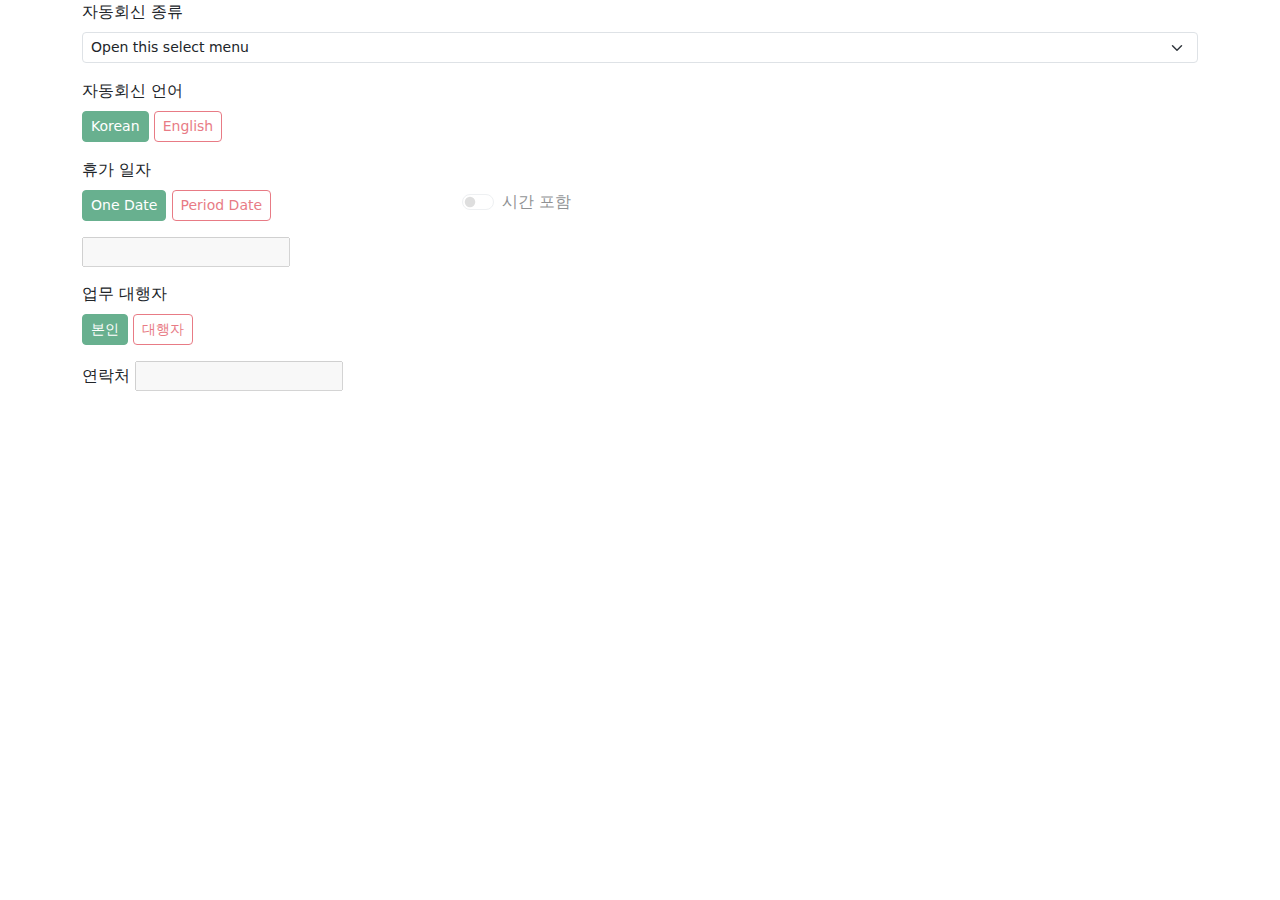
<file: index.html>
<!DOCTYPE html>
<html lang="en">

<head>
    <meta charset="UTF-8">
    <meta http-equiv="X-UA-Compatible" content="IE=edge">
    <meta name="viewport" content="width=device-width, initial-scale=1.0">
    <title>Mail Test</title>

    <!-- JS -->
    <script src="https://code.jquery.com/jquery-3.6.0.min.js"></script>
    <script src="https://cdn.jsdelivr.net/npm/@popperjs/core@2.6.0/dist/umd/popper.min.js"></script>
    <script src="https://cdn.jsdelivr.net/npm/bootstrap@5.0.0-beta2/dist/js/bootstrap.min.js"></script>

    <!-- TOAST Date  -->
    <script src="https://uicdn.toast.com/tui.date-picker/latest/tui-date-picker.js"></script>
    <script src="https://uicdn.toast.com/tui.time-picker/latest/tui-time-picker.js"></script>

    <!-- Editor.js -->
    <script src="https://cdn.ckeditor.com/ckeditor5/26.0.0/inline/ckeditor.js"></script>

    <!-- Moment.js (date 관련) -->
    <script src="./public/js/moment-with-locales.js"></script>

    <!-- CSS -->
    <link href="https://cdn.jsdelivr.net/npm/bootstrap@5.0.0-beta2/dist/css/bootstrap.min.css" rel="stylesheet">
    <link rel="stylesheet" href="https://uicdn.toast.com/tui.date-picker/latest/tui-date-picker.css">

    <link rel="stylesheet" href="https://uicdn.toast.com/tui.time-picker/latest/tui-time-picker.css">

    <style>

    </style>
</head>

<body>

    <div class="container">
        <form>
            <div class="mb-3" id="selected1">
                <label for="select-kind" class="form-label">자동회신 종류</label>
                <select class="form-select form-select-sm" aria-label=".form-select-sm example" id="select-kind">
                    <option value="0" selected>Open this select menu</option>
                    <option value="1">PTO/휴가/Vacation</option>
                    <option value="2">Two</option>
                    <option value="3">Three</option>
                </select>
            </div>
            <div class="mb-3">
                <label for="opt-Lang-kor" class="form-label">자동회신 언어</label>
                <div class="col-4">
                    <input type="radio" class="btn-check" name="opt-Lang" id="opt-Lang-kor" autocomplete="off"
                        value="ko" checked disabled>
                    <label class="btn btn-outline-success btn-sm" for="opt-Lang-kor">Korean</label>

                    <input type="radio" class="btn-check" name="opt-Lang" id="opt-Lang-eng" autocomplete="off"
                        value="en" disabled>
                    <label class="btn btn-outline-danger btn-sm" for="opt-Lang-eng">English</label>

                </div>
            </div>
            <div class="mb-3">
                <label for="opt-VacDate-one" class="form-label">휴가 일자</label>
                <div class="row">
                    <div class="col-4">
                        <input type="radio" class="btn-check" name="opt-VacDate" id="opt-VacDate-one" autocomplete="off"
                            value=one checked disabled>
                        <label class="btn btn-outline-success btn-sm" for="opt-VacDate-one">One Date</label>

                        <input type="radio" class="btn-check" name="opt-VacDate" id="opt-VacDate-Period"
                            autocomplete="off" value="period" disabled>
                        <label class="btn btn-outline-danger btn-sm" for="opt-VacDate-Period">Period Date</label>

                    </div>
                    <div class="col">
                        <div class="form-check form-switch">
                            <input class="form-check-input" type="checkbox" id="switch-TimeYN" disabled>
                            <label class="form-check-label" for="switch-TimeYN">시간 포함</label>
                        </div>
                    </div>
                </div>
            </div>
            <div class="mb-3" id="oneDate">
                <div class="tui-datepicker-input tui-datetime-input tui-has-focus">
                    <input type="text" id="date-one" aria-label="Date-Time" disabled>
                    <span class="tui-ico-date"></span>
                    <div id="wrapper" style="margin-top: -1px;"></div>
                </div>
            </div>
            <div class="mb-3" id="periodDate" style="display: none;">
                <div class="tui-datepicker-input tui-datetime-input tui-has-focus">
                    <input id="startpicker-input" type="text" aria-label="Date">
                    <span class="tui-ico-date"></span>
                    <div id="startpicker-container" style="margin-left: -1px;"></div>

                </div>
                <span>to</span>
                <div class="tui-datepicker-input tui-datetime-input tui-has-focus">
                    <input id="endpicker-input" type="text" aria-label="Date">
                    <span class="tui-ico-date"></span>
                    <div id="endpicker-container" style="margin-left: -1px;"></div>
                </div>
            </div>

            <div class="mb-3">
                <label for="opt-Contact-self" class="form-label">업무 대행자</label>
                <div class="row">
                    <div class="col-4">
                        <input type="radio" class="btn-check" name="opt-Contact" id="opt-Contact-self"
                            autocomplete="off" value="self" checked disabled>
                        <label class="btn btn-outline-success btn-sm" for="opt-Contact-self">본인</label>

                        <input type="radio" class="btn-check" name="opt-Contact" id="opt-Contact-other"
                            autocomplete="off" value="other" disabled>
                        <label class="btn btn-outline-danger btn-sm" for="opt-Contact-other">대행자</label>

                    </div>
                </div>
            </div>
            <div class="mb-3" id="contact-self">
                <span>연락처</span>
                <input type="text" id="txt-self-phone" aria-label="Date-Time" disabled>
            </div>
            <!--  -->
            <div class="mb-3" id="contact-other" style="display: none;">
                <div class="row">
                    <div class="col">
                        <span>이름</span>
                        <input id="startpicker-input" type="text" aria-label="Date">
                        <span>연락처</span>
                        <input id="endpicker-input" type="text" aria-label="Date">
                    </div>
                </div>
            </div>

            <div class="mb-3" id="editorArea" style="display: none;">
                <label for="txtarea-Contents" class="form-label">Example textarea</label>
                <div id="editor"></div>
            </div>

            <button type="button" class="btn btn-primary" onclick="getData(editor.getData());" id="BtnCopy"
                style="display: none;" disabled>Copy</button>
        </form>
    </div>


    <textarea id="txtarea-Contents" rows="1"
        style="opacity : 0; width: 1px; height: 1px; margin: 0; padding: 0;"></textarea>

    <script>
        //moment.locale('ko');

        var datepicker = new tui.DatePicker('#wrapper', {
            date: new Date(),
            input: {
                element: '#date-one',
                format: 'yyyy-MM-dd'
            },
            // timePicker: true
        });

        var editor;
        InlineEditor.create(document.querySelector('#editor'),
            {
                toolbar: ['|', 'undo', 'redo']
            }).then(newEditor => {
                editor = newEditor;
            })
            .catch(error => {
                console.error(error);
            });

        var today = new Date();
        var picker = tui.DatePicker.createRangePicker({
            startpicker: {
                date: today,
                input: '#startpicker-input',
                container: '#startpicker-container'
            },
            endpicker: {
                date: today,
                input: '#endpicker-input',
                container: '#endpicker-container'
            },
            selectableRanges: [
                [today, new Date(today.getFullYear() + 1, today.getMonth(), today.getDate())]
            ]
        });

        function getData(data) {

            var editorData = data;

            editorData = editorData.replace(/<p>/g, '');
            editorData = editorData.replace(/<\/p>/g, '\n');

            alert(editorData);

            $("#txtarea-Contents").html(editorData);
            // document.getElementById("txtarea-Contents").innerHTML = editorData;

            $("#txtarea-Contents").select();
            var successful = document.execCommand('copy');
        }

        $("#select-kind").change(function () {

            if ($(this).val() > 0) {
                console.log($(this).val());
                $("*:not(#switch-TimeYN):disabled").attr("disabled", false);
                $("select > option[value=0]").attr("disabled", true);
                $("#editorArea, #BtnCopy").css("display", "");
            }


        });

        $("#switch-TimeYN").change(function () {
            // if($(this).prop("checked")){
            //     alert("time on!");
            // }else{
            //     alert("time off!");
            // }

        });

        /* one date, period date selected */
        $("input[name=opt-VacDate]").change(function () {
            console.log($(this).val());

            if ($(this).val() == "period") {
                $("#periodDate").css("display", "");
                $("#oneDate").css("display", "none");
            } else if ($(this).val() == "one") {
                $("#oneDate").css("display", "");
                $("#periodDate").css("display", "none");
            }
        });

        /* one date, period date selected */
        $("input[name=opt-Contact]").change(function () {
            console.log($(this).val());

            if ($(this).val() == "other") {
                $("#contact-other").css("display", "");
                $("#contact-self").css("display", "none");
            } else if ($(this).val() == "self") {
                $("#contact-self").css("display", "");
                $("#contact-other").css("display", "none");
            }
        });

        /* data change */
        $("#select-kind").change(function () {

            if ($(this).val() == 1) {

                setPTOMsg($(this).val());

            } else if ($(this).val() == 2) {
                editor.setData("skjdhfsdkjfhjksdfh222222");
            } else if ($(this).val() == 3) {
                editor.setData("skjdhfsdkjfhjksdfh333333");
            } else {
                editor.setData("");
            }
        });
        
        function getMsg(data) {

            var msg = "<p>Think you for your email.</p><p>"
                + "</p><p>I will take PTO on " + data.ptoDate + ", resume working on " + data.reDate + ".</p>" + "<p>If any urgent case during my absence, please contact 연락처 (사람이름 / 연락처).</p>"
                + "<p>Otherwise, I will respond to your email as soon as I can, when I return.</p>"
                + "<p></p>"
                + "<p>Thank you for your patience.</p>";
            return msg;
        }

        function setPTOMsg(mgsType) {

            var date = datepicker.getDate();
            var ptoDate = moment(date).format('YYYY-MM-DD ddd');

            console.log(moment(date).format('d'));

            var weekNo = moment(date).format('d');

            console.log("before" + weekNo);

            if (weekNo > 0) {
                weekNo = 7 - weekNo;
                weekNo++;
            }

            var reDate = moment(date).add(weekNo, "days").format('YYYY-MM-DD ddd');

            paramData = { "msgType": mgsType, "ptoDate": ptoDate, "reDate": reDate, "dateType": "one" }
            editor.setData(getMsg(paramData));
        };

        /* data change */
        $("#date-one").change(function () {

            console.log($(".tui-ico-date").text() );
            // if ($(this).val() == 1) {

            //     setPTOMsg($(this).val());

            // } else if ($(this).val() == 2) {
            //     editor.setData("skjdhfsdkjfhjksdfh222222");
            // } else if ($(this).val() == 3) {
            //     editor.setData("skjdhfsdkjfhjksdfh333333");
            // } else {
            //     editor.setData("");
            // }
        });
    </script>
</body>

</html>
</file>
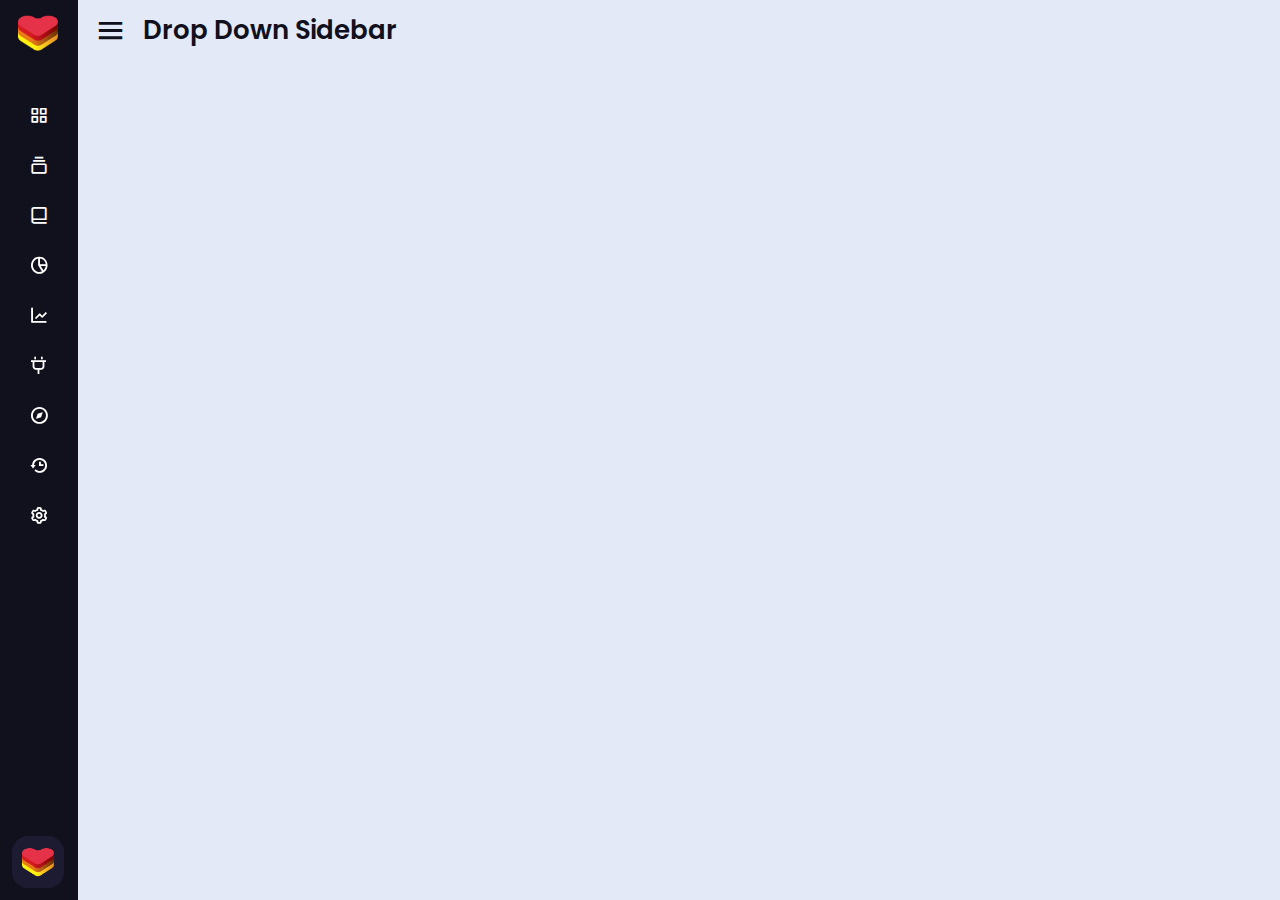
<file: sidebar.html>
<!DOCTYPE html>
<!-- Created by CodingLab |www.youtube.com/CodingLabYT-->
<html lang="en" dir="ltr">
	<head>
		<meta charset="UTF-8">
		<!--<title> Drop Down Sidebar Menu | CodingLab </title>-->
		<link rel="stylesheet" href="style.css">
		<!-- Boxiocns CDN Link -->
		<link href='https://unpkg.com/boxicons@2.0.7/css/boxicons.min.css' rel='stylesheet'>
		<!-- <link rel="stylesheet" href="/bx/boxicons.min.css"> -->
		<meta name="viewport" content="width=device-width, initial-scale=1.0">
	</head>
	<body>
		<div class="sidebar close">
			<div class="logo-details">
			<i> <img class='bx bxl-c-plus-plus' src="bigmaum_heart.png" alt="profileImg"></i>

			<span class="logo_name">Bigmaum</span>
			</div>
			<ul class="nav-links">
				<li>
					<a href="#">
						<i class='bx bx-grid-alt' ></i>
						<span class="link_name">Dashboard</span>
					</a>
					<ul class="sub-menu blank">
						<li><a class="link_name" href="#">Dashboard</a></li>
					</ul>
				</li>
				<li>
					<div class="iocn-link">
						<a href="#">
							<i class='bx bx-collection' ></i>
							<span class="link_name">Category</span>
						</a>
						<i class='bx bxs-chevron-down arrow' ></i>
					</div>
					<ul class="sub-menu">
						<li><a class="link_name" href="#">Category</a></li>
						<li><a href="#">HTML & CSS</a></li>
						<li><a href="#">JavaScript</a></li>
						<li><a href="#">PHP & MySQL</a></li>
					</ul>
				</li>
				<li>
					<div class="iocn-link">
						<a href="#">
							<i class='bx bx-book-alt' ></i>
							<span class="link_name">Posts</span>
						</a>
						<i class='bx bxs-chevron-down arrow' ></i>
					</div>
					<ul class="sub-menu">
						<li><a class="link_name" href="#">Posts</a></li>
						<li><a href="#">Web Design</a></li>
						<li><a href="#">Login Form</a></li>
						<li><a href="#">Card Design</a></li>
					</ul>
				</li>
				<li>
					<a href="#">
						<i class='bx bx-pie-chart-alt-2' ></i>
						<span class="link_name">Analytics</span>
					</a>
					<ul class="sub-menu blank">
						<li><a class="link_name" href="#">Analytics</a></li>
					</ul>
				</li>
				<li>
					<a href="#">
						<i class='bx bx-line-chart' ></i>
						<span class="link_name">Chart</span>
					</a>
					<ul class="sub-menu blank">
						<li><a class="link_name" href="#">Chart</a></li>
					</ul>
				</li>
				<li>
					<div class="iocn-link">
						<a href="#">
							<i class='bx bx-plug' ></i>
							<span class="link_name">Plugins</span>
						</a>
						<i class='bx bxs-chevron-down arrow' ></i>
					</div>
					<ul class="sub-menu">
						<li><a class="link_name" href="#">Plugins</a></li>
						<li><a href="#">UI Face</a></li>
						<li><a href="#">Pigments</a></li>
						<li><a href="#">Box Icons</a></li>
					</ul>
				</li>
				<li>
					<a href="#">
						<i class='bx bx-compass' ></i>
						<span class="link_name">Explore</span>
					</a>
					<ul class="sub-menu blank">
						<li><a class="link_name" href="#">Explore</a></li>
					</ul>
				</li>
				<li>
					<a href="#">
						<i class='bx bx-history'></i>
						<span class="link_name">History</span>
					</a>
					<ul class="sub-menu blank">
						<li><a class="link_name" href="#">History</a></li>
					</ul>
				</li>
				<li>
					<a href="#">
						<i class='bx bx-cog' ></i>
						<span class="link_name">Setting</span>
					</a>
					<ul class="sub-menu blank">
						<li><a class="link_name" href="#">Setting</a></li>
					</ul>
				</li>
				<li>
					<div class="profile-details">
						<div class="profile-content">
							<img src="bigmaum_heart.png" alt="profileImg">
						</div>
						<div class="name-job">
							<div class="profile_name">Prem Shahi</div>
							<div class="job">Web Desginer</div>
						</div>
						<i class='bx bx-log-out' ></i>
					</div>
				</li>
			</ul>
		</div>
		<section class="home-section">
			<div class="home-content">
				<i class='bx bx-menu' ></i>
				<span class="text">Drop Down Sidebar</span>
			</div>
		</section>
		<script>
			let arrow = document.querySelectorAll(".arrow");
			for (var i = 0; i < arrow.length; i++) {
				arrow[i].addEventListener("click", (e)=>{
					let arrowParent = e.target.parentElement.parentElement;//selecting main parent of arrow
					arrowParent.classList.toggle("showMenu");
				});
			}
			let sidebar = document.querySelector(".sidebar");
			let sidebarBtn = document.querySelector(".bx-menu");
			console.log(sidebarBtn);

			sidebarBtn.addEventListener("click", ()=>{
				sidebar.classList.toggle("close");
			});
		</script>
	</body>
</html>
</file>
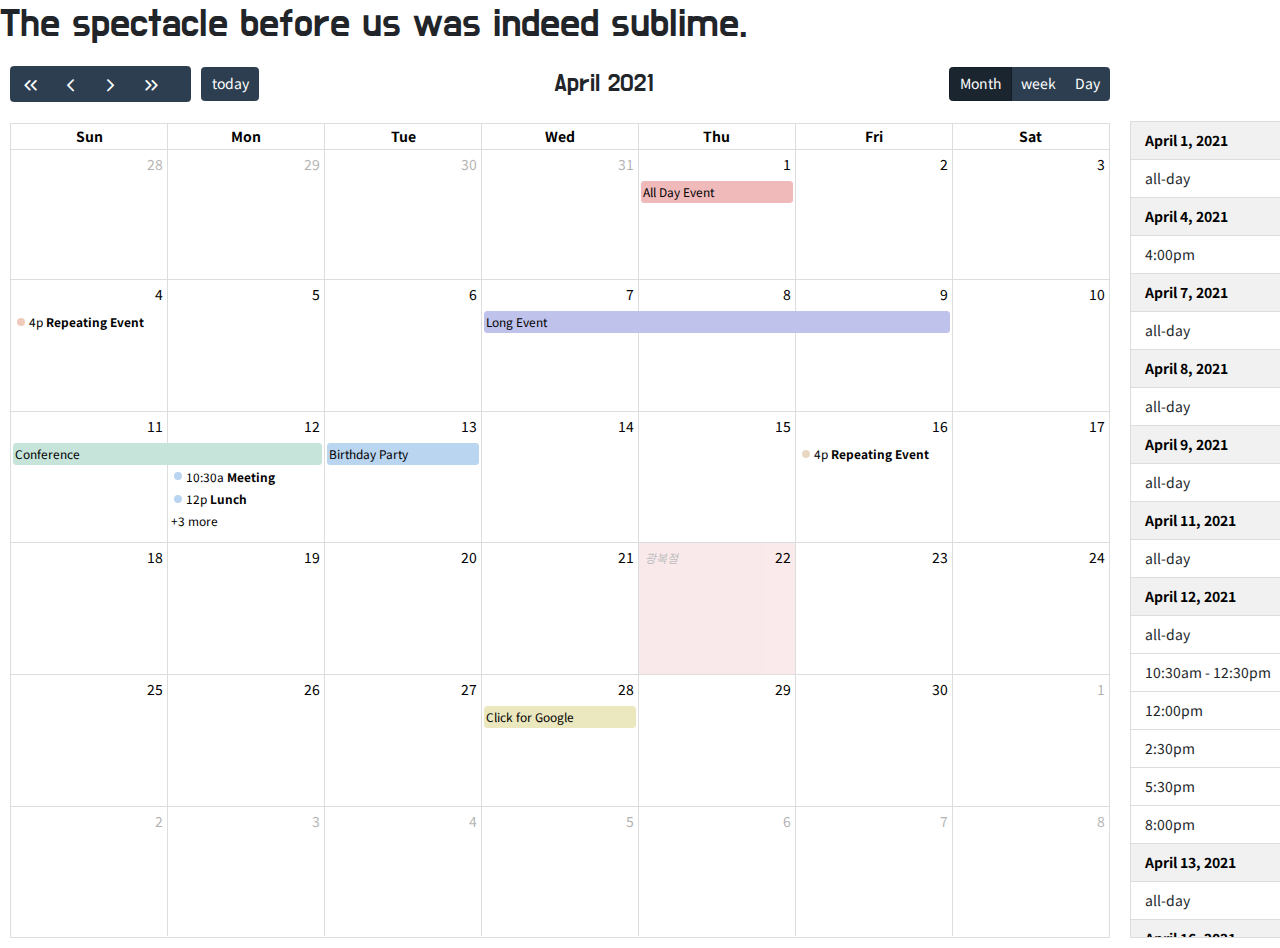
<file: views/TEST.html>
<!DOCTYPE html>
<html>
  <head>
    <meta charset="utf-8" />

    <!-- jQuery 3.5.1 -->
    <script src="https://code.jquery.com/jquery-3.5.1.slim.min.js" crossorigin="anonymous"></script>

    <link rel="preconnect" href="https://fonts.gstatic.com" />
    <link href="https://fonts.googleapis.com/css2?family=Do+Hyeon&family=Noto+Sans+KR:wght@300&display=swap" rel="stylesheet"/>

    <!-- bootstrap 4.6.0 -->
    <link rel="stylesheet" href="https://cdn.jsdelivr.net/npm/bootstrap@4.6.0/dist/css/bootstrap.min.css" crossorigin="anonymous"/>

    <script src="https://cdn.jsdelivr.net/npm/popper.js@1.16.1/dist/umd/popper.min.js" crossorigin="anonymous"></script>
    <!-- Popup for bootstrap tooltips or popovers  -->
    <script src="https://cdn.jsdelivr.net/npm/bootstrap@4.6.0/dist/js/bootstrap.min.js" crossorigin="anonymous"></script>

    <!-- FullCalendar 5.6.0 Standard -->
    <link href="../public/js/fullcalendar-5.6.0/lib/main.css" rel="stylesheet" />
    <script src="../public/js/fullcalendar-5.6.0/lib/main.js"></script>

    <!-- color
        #BAD6F0 Default (TA업무)
        #EBE7BF  미팅
        #BFC3EB 프로젝트
        #EFCABB 외근
        #F0BABC 휴가 // 국가 공휴일 및 회사 휴일
        #E9D8C1 출장
        #C6E4D9 기타-->

    <script>

        // get Today
        function getToday(){
            
        }
        
        // get events
        function getEvents(){
            
        }
        
        // set events
        function setEvents(data){
            
        }

        var calendar = '';
        var calendar2 = '';


        document.addEventListener("DOMContentLoaded", function () {
        var calendarE2 = document.getElementById("calendar2");

        calendar2 = new FullCalendar.Calendar(calendarE2, {
          headerToolbar: { left: "", center: "", right: "listDay,listWeek,listMonth" },
          selectable: true,
          timeZone: "KO",
          initialDate: "2021-04-12",
          initialView: "listMonth",
          //   navLinks: true, // can click day/week names to navigate views
          editable: false,
          titleFormat: { year: 'numeric', month: 'long', day: 'numeric' },
            customButtons: {
                listDay: {
                    // icon: "right-single-arrow",
                    text: 'Day',
                    click: function() {                       
                        calendar2.changeView('listDay');
                    }
                },
                listWeek: {
                    // icon: "right-single-arrow",
                    text: 'Week',
                    click: function() {                       
                        calendar2.changeView('listWeek');
                    }
                },
                listMonth: {
                    // icon: "right-single-arrow",
                    text: 'Month',
                    click: function() {                       
                        calendar2.changeView('listMonth');
                    }
                },
            },
          eventClick: function (info) {
            var eventObj = info.event;
            if (eventObj.title) {
              alert("Event Name = " + eventObj.title);
              alert("Event Start = " + eventObj.start);
              console.log("Event Name = " + eventObj.title);
            }
          },
          select: function (info) {
            alert("selected " + info.startStr + "   ");
            console.log(info.view);
          },
          dayMaxEvents: true, // allow "more" link when too many events
          events: [
            {
              title: "All Day Event",
              start: "2021-04-01",
              color: "#f0babb", // 개별 컬러
              description: "This is a cool event",
            },
            {
              title: "Long Event",
              start: "2021-04-07",
              end: "2021-04-10",
              color: "#BFC3EB",
            },
            {
              groupId: 999,
              title: "Repeating Event",
              start: "2021-04-04T16:00:00",
              color: "#EFCABB",
            },
            {
              groupId: 999,
              title: "Repeating Event",
              start: "2021-04-16T16:00:00",
              color: "#E9D8C1",
            },
            {
              title: "Conference",
              start: "2021-04-11",
              end: "2021-04-13",
              color: "#C6E4D9",
            },
            {
              title: "Meeting",
              start: "2021-04-12T10:30:00",
              end: "2021-04-12T12:30:00",
            },
            {
              title: "Lunch",
              start: "2021-04-12T12:00:00",
            },
            {
              title: "Meeting",
              start: "2021-04-12T14:30:00",
            },
            {
              title: "Happy Hour",
              start: "2021-04-12T17:30:00",
            },
            {
              title: "Dinner",
              start: "2021-04-12T20:00:00",
            },
            {
              title: "Birthday Party",
              start: "2021-04-13",
              allDay: "true",
            },
            {
              title: "Click for Google",
              url: "http://google.com/",
              start: "2021-04-28",
              color: "#EBE7BF",
            },
            {
              start: "2021-04-22",
              end: "2021-04-22",
              title: "광복절",
              display: "background",
              color: "#F0BABC",
            },
          ],
          //   전체 컬러
          eventColor: "#BAD5F0",
          eventTextColor: "#000",
          eventRender: function (info) {
            var tooltip = new Tooltip(info.el, {
              title: info.event.eventObj.title,
              placement: "top",
              trigger: "hover",
              container: "body",
            });
          },
        });

        calendar2.render();
      });
      document.addEventListener("DOMContentLoaded", function () {
        var calendarEl = document.getElementById("calendar");

        calendar = new FullCalendar.Calendar(calendarEl, {
          headerToolbar: {
            left: "prevYear,prev,next,nextYear, today",
            center: "title",
            right: "dayGridMonth,dayGridWeek,timeGridDay",
          },
          selectable: true,
          timeZone: "KO",
          initialDate: "2021-04-12",
          navLinks: true, // can click day/week names to navigate views
          editable: true,
            customButtons: {
                dayGridMonth: {
                    // icon: "right-single-arrow",
                    text: 'Month',
                    click: function() {                       
                        calendar.changeView('dayGridMonth');
                    }
                },
                timeGridWeek: {
                    // icon: "right-single-arrow",
                    text: 'Week',
                    click: function() {                       
                        calendar.changeView('timeGridWeek');
                    }
                },
                timeGridDay: {
                    // icon: "right-single-arrow",
                    text: 'Day',
                    click: function() {                       
                        calendar.changeView('timeGridDay');
                    }
                },
                listMonth: {
                    // icon: "right-single-arrow",
                    text: 'list',
                    click: function() {                       
                        calendar.changeView('listMonth');
                    }
                },
            },
          
          eventClick: function (info) {
            var eventObj = info.event;
            if (eventObj.title) {
              alert("Event Name = " + eventObj.title);
              alert("Event Start = " + eventObj.start);
              console.log("Event Name = " + eventObj.title);
              
            // $('#calendar2').fullCalendar('gotoDate',eventObj.start);
            // $('#calendar2').fullCalendar('changeView','dayGridMonth');
            // calendar2.fullCalendar('changeView','dayGridMonth');
            // alert("The view's title is " + calendar2.view.title);
            calendar2.gotoDate(eventObj.start);
            calendar2.changeView('listDay');
            }
          },
          select: function (info) {
            alert("selected " + info.startStr + "   ");
            console.log(info.view);
            calendar2.gotoDate(info.startStr);
            calendar2.changeView('listDay');
          },
          dayMaxEvents: true, // allow "more" link when too many events
          events: [
            {
              title: "All Day Event",
              start: "2021-04-01",
              color: "#f0babb", // 개별 컬러
              description: "This is a cool event",
            },
            {
              title: "Long Event",
              start: "2021-04-07",
              end: "2021-04-10",
              color: "#BFC3EB",
            },
            {
              groupId: 999,
              title: "Repeating Event",
              start: "2021-04-04T16:00:00",
              color: "#EFCABB",
            },
            {
              groupId: 999,
              title: "Repeating Event",
              start: "2021-04-16T16:00:00",
              color: "#E9D8C1",
            },
            {
              title: "Conference",
              start: "2021-04-11",
              end: "2021-04-13",
              color: "#C6E4D9",
            },
            {
              title: "Meeting",
              start: "2021-04-12T10:30:00",
              end: "2021-04-12T12:30:00",
            },
            {
              title: "Lunch",
              start: "2021-04-12T12:00:00",
            },
            {
              title: "Meeting",
              start: "2021-04-12T14:30:00",
            },
            {
              title: "Happy Hour",
              start: "2021-04-12T17:30:00",
            },
            {
              title: "Dinner",
              start: "2021-04-12T20:00:00",
            },
            {
              title: "Birthday Party",
              start: "2021-04-13",
              allDay: "true",
            },
            {
              title: "Click for Google",
              url: "http://google.com/",
              start: "2021-04-28",
              color: "#EBE7BF",
            },
            {
              start: "2021-04-22",
              end: "2021-04-22",
              title: "광복절",
              display: "background",
              color: "#F0BABC",
            },
          ],
          //   전체 컬러
          eventColor: "#BAD5F0",
          eventTextColor: "#000",
          eventRender: function (info) {
            var tooltip = new Tooltip(info.el, {
              title: info.event.eventObj.title,
              placement: "top",
              trigger: "hover",
              container: "body",
            });
          },
        });

        calendar.render();
      });


    </script>
    <style>
      body {
        margin: 0;
        padding: 0;
        font-size: 14px;
        font-family: "Noto Sans KR", sans-serif;
      }

        #calendar {
            width: 1100px;
            min-width: 1100px;
            margin: 10px;
        }

        #calendar2 {
            width: 400px;
            min-width: 400px;
            margin: 10px;
        }
      h1,
      h2,
      h3 {
        font-family: "Do Hyeon", sans-serif;
      }
      a,
      a:hover {
        color: #000;
      }
    </style>
  </head>
  <body>
    <h1>The spectacle before us was indeed sublime.</h1>
        <div style='display: flex; width: 100%' >
            <div id="calendar"></div>
            <div id="calendar2"></div>
        </div>

</body>

</html>
</file>
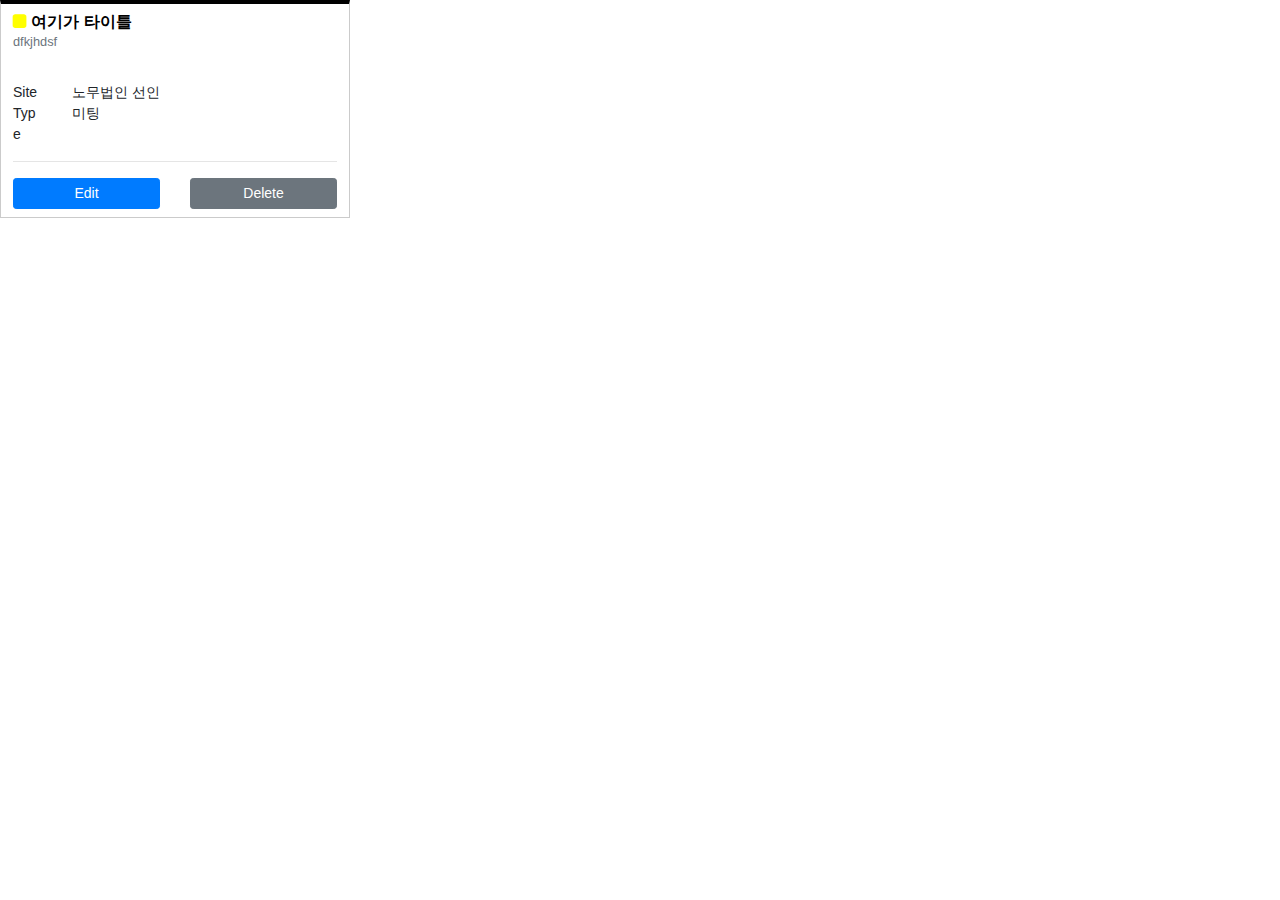
<file: views/teststtt.html>
<!DOCTYPE html>
<html lang="en">
  <head>
    <meta charset="UTF-8" />
    <meta http-equiv="X-UA-Compatible" content="IE=edge" />
    <meta name="viewport" content="width=device-width, initial-scale=1.0" />
    <title>Document</title>

	<link rel="stylesheet" href="https://stackpath.bootstrapcdn.com/font-awesome/4.7.0/css/font-awesome.min.css">
    <script
      src="https://code.jquery.com/jquery-3.5.1.slim.min.js"
      crossorigin="anonymous"
    ></script>
    <!-- bootstrap 4.6.0 -->
    <link
      rel="stylesheet"
      href="https://cdn.jsdelivr.net/npm/bootstrap@4.6.0/dist/css/bootstrap.min.css"
      crossorigin="anonymous"
    />

    <script
      src="https://cdn.jsdelivr.net/npm/popper.js@1.16.1/dist/umd/popper.min.js"
      crossorigin="anonymous"
    ></script>
    <!-- Popup for bootstrap tooltips or popovers  -->
    <script
      src="https://cdn.jsdelivr.net/npm/bootstrap@4.6.0/dist/js/bootstrap.min.js"
      crossorigin="anonymous"
    ></script>

    <style>
        
    .popover {
        max-width: 350px;
        /* If max-width does not work, try using width instead */
        width: 600px; 
        border-radius: 0;
        border-top: 4px solid #000;
    }
    h3.popover-header{
        color:#000;
        font-weight: bold;
        background-color: #fff;
        border: 0;
    }
    </style>
  </head>
  <body>
    <div class="popover" role="tooltip" stlye="border-top: 4px solid #f0babb ; ">
      <div class="arrow"></div>
      <h3 class="popover-header">
		  <span style="color: #ff0">
			<i class="fa fa-square" aria-hidden="true"></i>
		  </span>
        여기가 타이틀
        <p><small class='text-muted'>dfkjhdsf</small></p>
      </h3>
      <div class="popover-body">
        <div class="row">
            <div class="col-2">Site</div>
            <div class="col">노무법인 선인</div>
        </div>
        <div class="row">
            <div class="col-2">Type</div>
            <div class="col">미팅</div>
        </div>
        <hr />
        <div class="row">
            <div class="col-6"><button type="button" class="btn btn-primary btn-sm btn-block">Edit</button></div>
            <div class="col-6">
                <button type="button" class="btn btn-secondary btn-sm btn-block">Delete</button></div>
        </div>

      </div>
    </div>
  </body>
</html>
</file>
<file: style.css>
/* Google Fonts Import Link */
@import url('https://fonts.googleapis.com/css2?family=Poppins:wght@300;400;500;600;700&display=swap');
*{
  margin: 0;
  padding: 0;
  box-sizing: border-box;
  font-family: 'Poppins', sans-serif;
}
.sidebar{
  position: fixed;
  top: 0;
  left: 0;
  height: 100%;
  width: 260px;
  background: #11101d;
  z-index: 100;
  transition: all 0.5s ease;
}
.sidebar.close{
  width: 78px;
}
.sidebar .logo-details{
  height: 60px;
  width: 100%;
  display: flex;
  align-items: center;
}
.sidebar .logo-details i{
  font-size: 30px;
  color: #fff;
  height: 50px;
  min-width: 78px;
  text-align: center;
  line-height: 50px;
}
.sidebar .logo-details img{
	margin: 8px 14px 0 12px;
 	height: 40px;
}
.sidebar .logo-details .logo_name{
  font-size: 22px;
  color: #fff;
  font-weight: 600;
  transition: 0.3s ease;
  transition-delay: 0.1s;
}
.sidebar.close .logo-details .logo_name{
  transition-delay: 0s;
  opacity: 0;
  pointer-events: none;
}
.sidebar .nav-links{
  height: 100%;
  padding: 30px 0 150px 0;
  overflow: auto;
}
.sidebar.close .nav-links{
  overflow: visible;
}
.sidebar .nav-links::-webkit-scrollbar{
  display: none;
}
.sidebar .nav-links li{
  position: relative;
  list-style: none;
  transition: all 0.4s ease;
}
.sidebar .nav-links li:hover{
  background: #1d1b31;
}
.sidebar .nav-links li .iocn-link{
  display: flex;
  align-items: center;
  justify-content: space-between;
}
.sidebar.close .nav-links li .iocn-link{
  display: block
}
.sidebar .nav-links li i{
  height: 50px;
  min-width: 78px;
  text-align: center;
  line-height: 50px;
  color: #fff;
  font-size: 20px;
  cursor: pointer;
  transition: all 0.3s ease;
}
.sidebar .nav-links li.showMenu i.arrow{
  transform: rotate(-180deg);
}
.sidebar.close .nav-links i.arrow{
  display: none;
}
.sidebar .nav-links li a{
  display: flex;
  align-items: center;
  text-decoration: none;
}
.sidebar .nav-links li a .link_name{
  font-size: 18px;
  font-weight: 400;
  color: #fff;
  transition: all 0.4s ease;
}
.sidebar.close .nav-links li a .link_name{
  opacity: 0;
  pointer-events: none;
}
.sidebar .nav-links li .sub-menu{
  padding: 6px 6px 14px 80px;
  margin-top: -10px;
  background: #1d1b31;
  display: none;
}
.sidebar .nav-links li.showMenu .sub-menu{
  display: block;
}
.sidebar .nav-links li .sub-menu a{
  color: #fff;
  font-size: 15px;
  padding: 5px 0;
  white-space: nowrap;
  opacity: 0.6;
  transition: all 0.3s ease;
}
.sidebar .nav-links li .sub-menu a:hover{
  opacity: 1;
}
.sidebar.close .nav-links li .sub-menu{
  position: absolute;
  left: 100%;
  top: -10px;
  margin-top: 0;
  padding: 10px 20px;
  border-radius: 0 6px 6px 0;
  opacity: 0;
  display: block;
  pointer-events: none;
  transition: 0s;
}
.sidebar.close .nav-links li:hover .sub-menu{
  top: 0;
  opacity: 1;
  pointer-events: auto;
  transition: all 0.4s ease;
}
.sidebar .nav-links li .sub-menu .link_name{
  display: none;
}
.sidebar.close .nav-links li .sub-menu .link_name{
  font-size: 18px;
  opacity: 1;
  display: block;
}
.sidebar .nav-links li .sub-menu.blank{
  opacity: 1;
  pointer-events: auto;
  padding: 3px 20px 6px 16px;
  opacity: 0;
  pointer-events: none;
}
.sidebar .nav-links li:hover .sub-menu.blank{
  top: 50%;
  transform: translateY(-50%);
}
.sidebar .profile-details{
  position: fixed;
  bottom: 0;
  width: 260px;
  display: flex;
  align-items: center;
  justify-content: space-between;
  background: #1d1b31;
  padding: 12px 0;
  transition: all 0.5s ease;
}
.sidebar.close .profile-details{
  background: none;
}
.sidebar.close .profile-details{
  width: 78px;
}
.sidebar .profile-details .profile-content{
  display: flex;
  align-items: center;
}
.sidebar .profile-details img{
  height: 52px;
  width: 52px;
  object-fit: cover;
  border-radius: 16px;
  margin: 0 14px 0 12px;
  background: #1d1b31;
  transition: all 0.5s ease;
}
.sidebar.close .profile-details img{
  padding: 10px;
}
.sidebar .profile-details .profile_name,
.sidebar .profile-details .job{
  color: #fff;
  font-size: 18px;
  font-weight: 500;
  white-space: nowrap;
}
.sidebar.close .profile-details i,
.sidebar.close .profile-details .profile_name,
.sidebar.close .profile-details .job{
  display: none;
}
.sidebar .profile-details .job{
  font-size: 12px;
}
.home-section{
  position: relative;
  background: #E4E9F7;
  height: 100vh;
  left: 260px;
  width: calc(100% - 260px);
  transition: all 0.5s ease;
}
.sidebar.close ~ .home-section{
  left: 78px;
  width: calc(100% - 78px);
}
.home-section .home-content{
  height: 60px;
  display: flex;
  align-items: center;
}
.home-section .home-content .bx-menu,
.home-section .home-content .text{
  color: #11101d;
  font-size: 35px;
}
.home-section .home-content .bx-menu{
  margin: 0 15px;
  cursor: pointer;
}
.home-section .home-content .text{
  font-size: 26px;
  font-weight: 600;
}
@media (max-width: 420px) {
  .sidebar.close .nav-links li .sub-menu{
    display: none;
  }
}
</file>
<file: public/js/fullcalendar-5.6.0/lib/main.css>
/* classes attached to <body> */

.fc-not-allowed,
.fc-not-allowed .fc-event { /* override events' custom cursors */
  cursor: not-allowed;
}

.fc-unselectable {
  -webkit-user-select: none;
     -moz-user-select: none;
      -ms-user-select: none;
          user-select: none;
  -webkit-touch-callout: none;
  -webkit-tap-highlight-color: rgba(0, 0, 0, 0);
}
.fc {
  /* layout of immediate children */
  display: flex;
  flex-direction: column;

  font-size: 1em
}
.fc,
  .fc *,
  .fc *:before,
  .fc *:after {
    box-sizing: border-box;
  }
.fc table {
    border-collapse: collapse;
    border-spacing: 0;
    font-size: 1em; /* normalize cross-browser */
  }
.fc th {
    text-align: center;
  }
.fc th,
  .fc td {
    vertical-align: top;
    padding: 0;
  }
.fc a[data-navlink] {
    cursor: pointer;
  }
.fc a[data-navlink]:hover {
    text-decoration: underline;
  }
.fc-direction-ltr {
  direction: ltr;
  text-align: left;
}
.fc-direction-rtl {
  direction: rtl;
  text-align: right;
}
.fc-theme-standard td,
  .fc-theme-standard th {
    border: 1px solid #ddd;
    border: 1px solid var(--fc-border-color, #ddd);
  }
/* for FF, which doesn't expand a 100% div within a table cell. use absolute positioning */
/* inner-wrappers are responsible for being absolute */
/* TODO: best place for this? */
.fc-liquid-hack td,
  .fc-liquid-hack th {
    position: relative;
  }

@font-face {
  font-family: 'fcicons';
  src: url("[data-uri]") format('truetype');
  font-weight: normal;
  font-style: normal;
}

.fc-icon {
  /* added for fc */
  display: inline-block;
  width: 1em;
  height: 1em;
  text-align: center;
  -webkit-user-select: none;
     -moz-user-select: none;
      -ms-user-select: none;
          user-select: none;

  /* use !important to prevent issues with browser extensions that change fonts */
  font-family: 'fcicons' !important;
  speak: none;
  font-style: normal;
  font-weight: normal;
  font-variant: normal;
  text-transform: none;
  line-height: 1;

  /* Better Font Rendering =========== */
  -webkit-font-smoothing: antialiased;
  -moz-osx-font-smoothing: grayscale;
}

.fc-icon-chevron-left:before {
  content: "\e900";
}

.fc-icon-chevron-right:before {
  content: "\e901";
}

.fc-icon-chevrons-left:before {
  content: "\e902";
}

.fc-icon-chevrons-right:before {
  content: "\e903";
}

.fc-icon-minus-square:before {
  content: "\e904";
}

.fc-icon-plus-square:before {
  content: "\e905";
}

.fc-icon-x:before {
  content: "\e906";
}
/*
Lots taken from Flatly (MIT): https://bootswatch.com/4/flatly/bootstrap.css

These styles only apply when the standard-theme is activated.
When it's NOT activated, the fc-button classes won't even be in the DOM.
*/
.fc {

  /* reset */

}
.fc .fc-button {
    border-radius: 0;
    overflow: visible;
    text-transform: none;
    margin: 0;
    font-family: inherit;
    font-size: inherit;
    line-height: inherit;
  }
.fc .fc-button:focus {
    outline: 1px dotted;
    outline: 5px auto -webkit-focus-ring-color;
  }
.fc .fc-button {
    -webkit-appearance: button;
  }
.fc .fc-button:not(:disabled) {
    cursor: pointer;
  }
.fc .fc-button::-moz-focus-inner {
    padding: 0;
    border-style: none;
  }
.fc {

  /* theme */

}
.fc .fc-button {
    display: inline-block;
    font-weight: 400;
    text-align: center;
    vertical-align: middle;
    -webkit-user-select: none;
       -moz-user-select: none;
        -ms-user-select: none;
            user-select: none;
    background-color: transparent;
    border: 1px solid transparent;
    padding: 0.4em 0.65em;
    font-size: 1em;
    line-height: 1.5;
    border-radius: 0.25em;
  }
.fc .fc-button:hover {
    text-decoration: none;
  }
.fc .fc-button:focus {
    outline: 0;
    box-shadow: 0 0 0 0.2rem rgba(44, 62, 80, 0.25);
  }
.fc .fc-button:disabled {
    opacity: 0.65;
  }
.fc {

  /* "primary" coloring */

}
.fc .fc-button-primary {
    color: #fff;
    color: var(--fc-button-text-color, #fff);
    background-color: #2C3E50;
    background-color: var(--fc-button-bg-color, #2C3E50);
    border-color: #2C3E50;
    border-color: var(--fc-button-border-color, #2C3E50);
  }
.fc .fc-button-primary:hover {
    color: #fff;
    color: var(--fc-button-text-color, #fff);
    background-color: #1e2b37;
    background-color: var(--fc-button-hover-bg-color, #1e2b37);
    border-color: #1a252f;
    border-color: var(--fc-button-hover-border-color, #1a252f);
  }
.fc .fc-button-primary:disabled { /* not DRY */
    color: #fff;
    color: var(--fc-button-text-color, #fff);
    background-color: #2C3E50;
    background-color: var(--fc-button-bg-color, #2C3E50);
    border-color: #2C3E50;
    border-color: var(--fc-button-border-color, #2C3E50); /* overrides :hover */
  }
.fc .fc-button-primary:focus {
    box-shadow: 0 0 0 0.2rem rgba(76, 91, 106, 0.5);
  }
.fc .fc-button-primary:not(:disabled):active,
  .fc .fc-button-primary:not(:disabled).fc-button-active {
    color: #fff;
    color: var(--fc-button-text-color, #fff);
    background-color: #1a252f;
    background-color: var(--fc-button-active-bg-color, #1a252f);
    border-color: #151e27;
    border-color: var(--fc-button-active-border-color, #151e27);
  }
.fc .fc-button-primary:not(:disabled):active:focus,
  .fc .fc-button-primary:not(:disabled).fc-button-active:focus {
    box-shadow: 0 0 0 0.2rem rgba(76, 91, 106, 0.5);
  }
.fc {

  /* icons within buttons */

}
.fc .fc-button .fc-icon {
    vertical-align: middle;
    font-size: 1.5em; /* bump up the size (but don't make it bigger than line-height of button, which is 1.5em also) */
  }
.fc .fc-button-group {
    position: relative;
    display: inline-flex;
    vertical-align: middle;
  }
.fc .fc-button-group > .fc-button {
    position: relative;
    flex: 1 1 auto;
  }
.fc .fc-button-group > .fc-button:hover {
    z-index: 1;
  }
.fc .fc-button-group > .fc-button:focus,
  .fc .fc-button-group > .fc-button:active,
  .fc .fc-button-group > .fc-button.fc-button-active {
    z-index: 1;
  }
.fc-direction-ltr .fc-button-group > .fc-button:not(:first-child) {
    margin-left: -1px;
    border-top-left-radius: 0;
    border-bottom-left-radius: 0;
  }
.fc-direction-ltr .fc-button-group > .fc-button:not(:last-child) {
    border-top-right-radius: 0;
    border-bottom-right-radius: 0;
  }
.fc-direction-rtl .fc-button-group > .fc-button:not(:first-child) {
    margin-right: -1px;
    border-top-right-radius: 0;
    border-bottom-right-radius: 0;
  }
.fc-direction-rtl .fc-button-group > .fc-button:not(:last-child) {
    border-top-left-radius: 0;
    border-bottom-left-radius: 0;
  }
.fc .fc-toolbar {
    display: flex;
    justify-content: space-between;
    align-items: center;
  }
.fc .fc-toolbar.fc-header-toolbar {
    margin-bottom: 1.5em;
  }
.fc .fc-toolbar.fc-footer-toolbar {
    margin-top: 1.5em;
  }
.fc .fc-toolbar-title {
    font-size: 1.75em;
    margin: 0;
  }
.fc-direction-ltr .fc-toolbar > * > :not(:first-child) {
    margin-left: .75em; /* space between */
  }
.fc-direction-rtl .fc-toolbar > * > :not(:first-child) {
    margin-right: .75em; /* space between */
  }
.fc-direction-rtl .fc-toolbar-ltr { /* when the toolbar-chunk positioning system is explicitly left-to-right */
    flex-direction: row-reverse;
  }
.fc .fc-scroller {
    -webkit-overflow-scrolling: touch;
    position: relative; /* for abs-positioned elements within */
  }
.fc .fc-scroller-liquid {
    height: 100%;
  }
.fc .fc-scroller-liquid-absolute {
    position: absolute;
    top: 0;
    right: 0;
    left: 0;
    bottom: 0;
  }
.fc .fc-scroller-harness {
    position: relative;
    overflow: hidden;
    direction: ltr;
      /* hack for chrome computing the scroller's right/left wrong for rtl. undone below... */
      /* TODO: demonstrate in codepen */
  }
.fc .fc-scroller-harness-liquid {
    height: 100%;
  }
.fc-direction-rtl .fc-scroller-harness > .fc-scroller { /* undo above hack */
    direction: rtl;
  }
.fc-theme-standard .fc-scrollgrid {
    border: 1px solid #ddd;
    border: 1px solid var(--fc-border-color, #ddd); /* bootstrap does this. match */
  }
.fc .fc-scrollgrid,
    .fc .fc-scrollgrid table { /* all tables (self included) */
      width: 100%; /* because tables don't normally do this */
      table-layout: fixed;
    }
.fc .fc-scrollgrid table { /* inner tables */
      border-top-style: hidden;
      border-left-style: hidden;
      border-right-style: hidden;
    }
.fc .fc-scrollgrid {

    border-collapse: separate;
    border-right-width: 0;
    border-bottom-width: 0;

  }
.fc .fc-scrollgrid-liquid {
    height: 100%;
  }
.fc .fc-scrollgrid-section { /* a <tr> */
    height: 1px /* better than 0, for firefox */

  }
.fc .fc-scrollgrid-section > td {
      height: 1px; /* needs a height so inner div within grow. better than 0, for firefox */
    }
.fc .fc-scrollgrid-section table {
      height: 1px;
        /* for most browsers, if a height isn't set on the table, can't do liquid-height within cells */
        /* serves as a min-height. harmless */
    }
.fc .fc-scrollgrid-section-liquid {
    height: auto

  }
.fc .fc-scrollgrid-section-liquid > td {
      height: 100%; /* better than `auto`, for firefox */
    }
.fc .fc-scrollgrid-section > * {
    border-top-width: 0;
    border-left-width: 0;
  }
.fc .fc-scrollgrid-section-header > *,
  .fc .fc-scrollgrid-section-footer > * {
    border-bottom-width: 0;
  }
.fc .fc-scrollgrid-section-body table,
  .fc .fc-scrollgrid-section-footer table {
    border-bottom-style: hidden; /* head keeps its bottom border tho */
  }
.fc {

  /* stickiness */

}
.fc .fc-scrollgrid-section-sticky > * {
    background: #fff;
    background: var(--fc-page-bg-color, #fff);
    position: -webkit-sticky;
    position: sticky;
    z-index: 2; /* TODO: var */
    /* TODO: box-shadow when sticking */
  }
.fc .fc-scrollgrid-section-header.fc-scrollgrid-section-sticky > * {
    top: 0; /* because border-sharing causes a gap at the top */
      /* TODO: give safari -1. has bug */
  }
.fc .fc-scrollgrid-section-footer.fc-scrollgrid-section-sticky > * {
    bottom: 0; /* known bug: bottom-stickiness doesn't work in safari */
  }
.fc .fc-scrollgrid-sticky-shim { /* for horizontal scrollbar */
    height: 1px; /* needs height to create scrollbars */
    margin-bottom: -1px;
  }
.fc-sticky { /* no .fc wrap because used as child of body */
  position: -webkit-sticky;
  position: sticky;
}
.fc .fc-view-harness {
    flex-grow: 1; /* because this harness is WITHIN the .fc's flexbox */
    position: relative;
  }
.fc {

  /* when the harness controls the height, make the view liquid */

}
.fc .fc-view-harness-active > .fc-view {
    position: absolute;
    top: 0;
    right: 0;
    bottom: 0;
    left: 0;
  }
.fc .fc-col-header-cell-cushion {
    display: inline-block; /* x-browser for when sticky (when multi-tier header) */
    padding: 2px 4px;
  }
.fc .fc-bg-event,
  .fc .fc-non-business,
  .fc .fc-highlight {
    /* will always have a harness with position:relative/absolute, so absolutely expand */
    position: absolute;
    top: 0;
    left: 0;
    right: 0;
    bottom: 0;
  }
.fc .fc-non-business {
    background: rgba(215, 215, 215, 0.3);
    background: var(--fc-non-business-color, rgba(215, 215, 215, 0.3));
  }
.fc .fc-bg-event {
    background: rgb(143, 223, 130);
    background: var(--fc-bg-event-color, rgb(143, 223, 130));
    opacity: 0.3;
    opacity: var(--fc-bg-event-opacity, 0.3)
  }
.fc .fc-bg-event .fc-event-title {
      margin: .5em;
      font-size: .85em;
      font-size: var(--fc-small-font-size, .85em);
      font-style: italic;
    }
.fc .fc-highlight {
    background: rgba(188, 232, 241, 0.3);
    background: var(--fc-highlight-color, rgba(188, 232, 241, 0.3));
  }
.fc .fc-cell-shaded,
  .fc .fc-day-disabled {
    background: rgba(208, 208, 208, 0.3);
    background: var(--fc-neutral-bg-color, rgba(208, 208, 208, 0.3));
  }
/* link resets */
/* ---------------------------------------------------------------------------------------------------- */
a.fc-event,
a.fc-event:hover {
  text-decoration: none;
}
/* cursor */
.fc-event[href],
.fc-event.fc-event-draggable {
  cursor: pointer;
}
/* event text content */
/* ---------------------------------------------------------------------------------------------------- */
.fc-event .fc-event-main {
    position: relative;
    z-index: 2;
  }
/* dragging */
/* ---------------------------------------------------------------------------------------------------- */
.fc-event-dragging:not(.fc-event-selected) { /* MOUSE */
    opacity: 0.75;
  }
.fc-event-dragging.fc-event-selected { /* TOUCH */
    box-shadow: 0 2px 7px rgba(0, 0, 0, 0.3);
  }
/* resizing */
/* ---------------------------------------------------------------------------------------------------- */
/* (subclasses should hone positioning for touch and non-touch) */
.fc-event .fc-event-resizer {
    display: none;
    position: absolute;
    z-index: 4;
  }
.fc-event:hover, /* MOUSE */
.fc-event-selected { /* TOUCH */

}
.fc-event:hover .fc-event-resizer, .fc-event-selected .fc-event-resizer {
    display: block;
  }
.fc-event-selected .fc-event-resizer {
    border-radius: 4px;
    border-radius: calc(var(--fc-event-resizer-dot-total-width, 8px) / 2);
    border-width: 1px;
    border-width: var(--fc-event-resizer-dot-border-width, 1px);
    width: 8px;
    width: var(--fc-event-resizer-dot-total-width, 8px);
    height: 8px;
    height: var(--fc-event-resizer-dot-total-width, 8px);
    border-style: solid;
    border-color: inherit;
    background: #fff;
    background: var(--fc-page-bg-color, #fff)

    /* expand hit area */

  }
.fc-event-selected .fc-event-resizer:before {
      content: '';
      position: absolute;
      top: -20px;
      left: -20px;
      right: -20px;
      bottom: -20px;
    }
/* selecting (always TOUCH) */
/* ---------------------------------------------------------------------------------------------------- */
.fc-event-selected {
  box-shadow: 0 2px 5px rgba(0, 0, 0, 0.2)

  /* expand hit area (subclasses should expand) */

}
.fc-event-selected:before {
    content: "";
    position: absolute;
    z-index: 3;
    top: 0;
    left: 0;
    right: 0;
    bottom: 0;
  }
.fc-event-selected {

  /* dimmer effect */

}
.fc-event-selected:after {
    content: "";
    background: rgba(0, 0, 0, 0.25);
    background: var(--fc-event-selected-overlay-color, rgba(0, 0, 0, 0.25));
    position: absolute;
    z-index: 1;

    /* assume there's a border on all sides. overcome it. */
    /* sometimes there's NOT a border, in which case the dimmer will go over */
    /* an adjacent border, which looks fine. */
    top: -1px;
    left: -1px;
    right: -1px;
    bottom: -1px;
  }
/*
A HORIZONTAL event
*/
.fc-h-event { /* allowed to be top-level */
  display: block;
  border: 1px solid #3788d8;
  border: 1px solid var(--fc-event-border-color, #3788d8);
  background-color: #3788d8;
  background-color: var(--fc-event-bg-color, #3788d8)

}
.fc-h-event .fc-event-main {
    color: #fff;
    color: var(--fc-event-text-color, #fff);
  }
.fc-h-event .fc-event-main-frame {
    display: flex; /* for make fc-event-title-container expand */
  }
.fc-h-event .fc-event-time {
    max-width: 100%; /* clip overflow on this element */
    overflow: hidden;
  }
.fc-h-event .fc-event-title-container { /* serves as a container for the sticky cushion */
    flex-grow: 1;
    flex-shrink: 1;
    min-width: 0; /* important for allowing to shrink all the way */
  }
.fc-h-event .fc-event-title {
    display: inline-block; /* need this to be sticky cross-browser */
    vertical-align: top; /* for not messing up line-height */
    left: 0;  /* for sticky */
    right: 0; /* for sticky */
    max-width: 100%; /* clip overflow on this element */
    overflow: hidden;
  }
.fc-h-event.fc-event-selected:before {
    /* expand hit area */
    top: -10px;
    bottom: -10px;
  }
/* adjust border and border-radius (if there is any) for non-start/end */
.fc-direction-ltr .fc-daygrid-block-event:not(.fc-event-start),
.fc-direction-rtl .fc-daygrid-block-event:not(.fc-event-end) {
  border-top-left-radius: 0;
  border-bottom-left-radius: 0;
  border-left-width: 0;
}
.fc-direction-ltr .fc-daygrid-block-event:not(.fc-event-end),
.fc-direction-rtl .fc-daygrid-block-event:not(.fc-event-start) {
  border-top-right-radius: 0;
  border-bottom-right-radius: 0;
  border-right-width: 0;
}
/* resizers */
.fc-h-event:not(.fc-event-selected) .fc-event-resizer {
  top: 0;
  bottom: 0;
  width: 8px;
  width: var(--fc-event-resizer-thickness, 8px);
}
.fc-direction-ltr .fc-h-event:not(.fc-event-selected) .fc-event-resizer-start,
.fc-direction-rtl .fc-h-event:not(.fc-event-selected) .fc-event-resizer-end {
  cursor: w-resize;
  left: -4px;
  left: calc(var(--fc-event-resizer-thickness, 8px) / -2);
}
.fc-direction-ltr .fc-h-event:not(.fc-event-selected) .fc-event-resizer-end,
.fc-direction-rtl .fc-h-event:not(.fc-event-selected) .fc-event-resizer-start {
  cursor: e-resize;
  right: -4px;
  right: calc(var(--fc-event-resizer-thickness, 8px) / -2);
}
/* resizers for TOUCH */
.fc-h-event.fc-event-selected .fc-event-resizer {
  top: 50%;
  margin-top: -4px;
  margin-top: calc(var(--fc-event-resizer-dot-total-width, 8px) / -2);
}
.fc-direction-ltr .fc-h-event.fc-event-selected .fc-event-resizer-start,
.fc-direction-rtl .fc-h-event.fc-event-selected .fc-event-resizer-end {
  left: -4px;
  left: calc(var(--fc-event-resizer-dot-total-width, 8px) / -2);
}
.fc-direction-ltr .fc-h-event.fc-event-selected .fc-event-resizer-end,
.fc-direction-rtl .fc-h-event.fc-event-selected .fc-event-resizer-start {
  right: -4px;
  right: calc(var(--fc-event-resizer-dot-total-width, 8px) / -2);
}


:root {
  --fc-daygrid-event-dot-width: 8px;
}
.fc .fc-popover {
    position: fixed;
    top: 0; /* for when not positioned yet */
    box-shadow: 0 2px 6px rgba(0,0,0,.15);
  }
.fc .fc-popover-header {
    display: flex;
    flex-direction: row;
    justify-content: space-between;
    align-items: center;
    padding: 3px 4px;
  }
.fc .fc-popover-title {
    margin: 0 2px;
  }
.fc .fc-popover-close {
    cursor: pointer;
    opacity: 0.65;
    font-size: 1.1em;
  }
.fc-theme-standard .fc-popover {
    border: 1px solid #ddd;
    border: 1px solid var(--fc-border-color, #ddd);
    background: #fff;
    background: var(--fc-page-bg-color, #fff);
  }
.fc-theme-standard .fc-popover-header {
    background: rgba(208, 208, 208, 0.3);
    background: var(--fc-neutral-bg-color, rgba(208, 208, 208, 0.3));
  }
/* help things clear margins of inner content */
.fc-daygrid-day-frame,
.fc-daygrid-day-events,
.fc-daygrid-event-harness { /* for event top/bottom margins */
}
.fc-daygrid-day-frame:before, .fc-daygrid-day-events:before, .fc-daygrid-event-harness:before {
  content: "";
  clear: both;
  display: table; }
.fc-daygrid-day-frame:after, .fc-daygrid-day-events:after, .fc-daygrid-event-harness:after {
  content: "";
  clear: both;
  display: table; }
.fc .fc-daygrid-body { /* a <div> that wraps the table */
    position: relative;
    z-index: 1; /* container inner z-index's because <tr>s can't do it */
  }
.fc .fc-daygrid-day.fc-day-today {
      background-color: rgba(255, 220, 40, 0.15);
      background-color: var(--fc-today-bg-color, rgba(255, 220, 40, 0.15));
    }
.fc .fc-daygrid-day-frame {
    position: relative;
    min-height: 100%; /* seems to work better than `height` because sets height after rows/cells naturally do it */
  }
.fc {

  /* cell top */

}
.fc .fc-daygrid-day-top {
    display: flex;
    flex-direction: row-reverse;
  }
.fc .fc-day-other .fc-daygrid-day-top {
    opacity: 0.3;
  }
.fc {

  /* day number (within cell top) */

}
.fc .fc-daygrid-day-number {
    position: relative;
    z-index: 4;
    padding: 4px;
  }
.fc {

  /* event container */

}
.fc .fc-daygrid-day-events {
    margin-top: 1px; /* needs to be margin, not padding, so that available cell height can be computed */
  }
.fc {

  /* positioning for balanced vs natural */

}
.fc .fc-daygrid-body-balanced .fc-daygrid-day-events {
      position: absolute;
      left: 0;
      right: 0;
    }
.fc .fc-daygrid-body-unbalanced .fc-daygrid-day-events {
      position: relative; /* for containing abs positioned event harnesses */
      min-height: 2em; /* in addition to being a min-height during natural height, equalizes the heights a little bit */
    }
.fc .fc-daygrid-body-natural { /* can coexist with -unbalanced */
  }
.fc .fc-daygrid-body-natural .fc-daygrid-day-events {
      margin-bottom: 1em;
    }
.fc {

  /* event harness */

}
.fc .fc-daygrid-event-harness {
    position: relative;
  }
.fc .fc-daygrid-event-harness-abs {
    position: absolute;
    top: 0; /* fallback coords for when cannot yet be computed */
    left: 0; /* */
    right: 0; /* */
  }
.fc .fc-daygrid-bg-harness {
    position: absolute;
    top: 0;
    bottom: 0;
  }
.fc {

  /* bg content */

}
.fc .fc-daygrid-day-bg .fc-non-business { z-index: 1 }
.fc .fc-daygrid-day-bg .fc-bg-event { z-index: 2 }
.fc .fc-daygrid-day-bg .fc-highlight { z-index: 3 }
.fc {

  /* events */

}
.fc .fc-daygrid-event {
    z-index: 6;
    margin-top: 1px;
  }
.fc .fc-daygrid-event.fc-event-mirror {
    z-index: 7;
  }
.fc {

  /* cell bottom (within day-events) */

}
.fc .fc-daygrid-day-bottom {
    font-size: .85em;
    margin: 2px 3px 0;
  }
.fc .fc-daygrid-more-link {
    position: relative;
    z-index: 4;
    cursor: pointer;
  }
.fc {

  /* week number (within frame) */

}
.fc .fc-daygrid-week-number {
    position: absolute;
    z-index: 5;
    top: 0;
    padding: 2px;
    min-width: 1.5em;
    text-align: center;
    background-color: rgba(208, 208, 208, 0.3);
    background-color: var(--fc-neutral-bg-color, rgba(208, 208, 208, 0.3));
    color: #808080;
    color: var(--fc-neutral-text-color, #808080);
  }
.fc {

  /* popover */

}
.fc .fc-more-popover {
    z-index: 8;
  }
.fc .fc-more-popover .fc-popover-body {
    min-width: 220px;
    padding: 10px;
  }
.fc-direction-ltr .fc-daygrid-event.fc-event-start,
.fc-direction-rtl .fc-daygrid-event.fc-event-end {
  margin-left: 2px;
}
.fc-direction-ltr .fc-daygrid-event.fc-event-end,
.fc-direction-rtl .fc-daygrid-event.fc-event-start {
  margin-right: 2px;
}
.fc-direction-ltr .fc-daygrid-week-number {
    left: 0;
    border-radius: 0 0 3px 0;
  }
.fc-direction-rtl .fc-daygrid-week-number {
    right: 0;
    border-radius: 0 0 0 3px;
  }
.fc-liquid-hack .fc-daygrid-day-frame {
    position: static; /* will cause inner absolute stuff to expand to <td> */
  }
.fc-daygrid-event { /* make root-level, because will be dragged-and-dropped outside of a component root */
  position: relative; /* for z-indexes assigned later */
  white-space: nowrap;
  border-radius: 3px; /* dot event needs this to when selected */
  font-size: .85em;
  font-size: var(--fc-small-font-size, .85em);
}
/* --- the rectangle ("block") style of event --- */
.fc-daygrid-block-event .fc-event-time {
    font-weight: bold;
  }
.fc-daygrid-block-event .fc-event-time,
  .fc-daygrid-block-event .fc-event-title {
    padding: 1px;
  }
/* --- the dot style of event --- */
.fc-daygrid-dot-event {
  display: flex;
  align-items: center;
  padding: 2px 0

}
.fc-daygrid-dot-event .fc-event-title {
    flex-grow: 1;
    flex-shrink: 1;
    min-width: 0; /* important for allowing to shrink all the way */
    overflow: hidden;
    font-weight: bold;
  }
.fc-daygrid-dot-event:hover,
  .fc-daygrid-dot-event.fc-event-mirror {
    background: rgba(0, 0, 0, 0.1);
  }
.fc-daygrid-dot-event.fc-event-selected:before {
    /* expand hit area */
    top: -10px;
    bottom: -10px;
  }
.fc-daygrid-event-dot { /* the actual dot */
  margin: 0 4px;
  box-sizing: content-box;
  width: 0;
  height: 0;
  border: 4px solid #3788d8;
  border: calc(var(--fc-daygrid-event-dot-width, 8px) / 2) solid var(--fc-event-border-color, #3788d8);
  border-radius: 4px;
  border-radius: calc(var(--fc-daygrid-event-dot-width, 8px) / 2);
}
/* --- spacing between time and title --- */
.fc-direction-ltr .fc-daygrid-event .fc-event-time {
    margin-right: 3px;
  }
.fc-direction-rtl .fc-daygrid-event .fc-event-time {
    margin-left: 3px;
  }


/*
A VERTICAL event
*/

.fc-v-event { /* allowed to be top-level */
  display: block;
  border: 1px solid #3788d8;
  border: 1px solid var(--fc-event-border-color, #3788d8);
  background-color: #3788d8;
  background-color: var(--fc-event-bg-color, #3788d8)

}

.fc-v-event .fc-event-main {
    color: #fff;
    color: var(--fc-event-text-color, #fff);
    height: 100%;
  }

.fc-v-event .fc-event-main-frame {
    height: 100%;
    display: flex;
    flex-direction: column;
  }

.fc-v-event .fc-event-time {
    flex-grow: 0;
    flex-shrink: 0;
    max-height: 100%;
    overflow: hidden;
  }

.fc-v-event .fc-event-title-container { /* a container for the sticky cushion */
    flex-grow: 1;
    flex-shrink: 1;
    min-height: 0; /* important for allowing to shrink all the way */
  }

.fc-v-event .fc-event-title { /* will have fc-sticky on it */
    top: 0;
    bottom: 0;
    max-height: 100%; /* clip overflow */
    overflow: hidden;
  }

.fc-v-event:not(.fc-event-start) {
    border-top-width: 0;
    border-top-left-radius: 0;
    border-top-right-radius: 0;
  }

.fc-v-event:not(.fc-event-end) {
    border-bottom-width: 0;
    border-bottom-left-radius: 0;
    border-bottom-right-radius: 0;
  }

.fc-v-event.fc-event-selected:before {
    /* expand hit area */
    left: -10px;
    right: -10px;
  }

.fc-v-event {

  /* resizer (mouse AND touch) */

}

.fc-v-event .fc-event-resizer-start {
    cursor: n-resize;
  }

.fc-v-event .fc-event-resizer-end {
    cursor: s-resize;
  }

.fc-v-event {

  /* resizer for MOUSE */

}

.fc-v-event:not(.fc-event-selected) .fc-event-resizer {
      height: 8px;
      height: var(--fc-event-resizer-thickness, 8px);
      left: 0;
      right: 0;
    }

.fc-v-event:not(.fc-event-selected) .fc-event-resizer-start {
      top: -4px;
      top: calc(var(--fc-event-resizer-thickness, 8px) / -2);
    }

.fc-v-event:not(.fc-event-selected) .fc-event-resizer-end {
      bottom: -4px;
      bottom: calc(var(--fc-event-resizer-thickness, 8px) / -2);
    }

.fc-v-event {

  /* resizer for TOUCH (when event is "selected") */

}

.fc-v-event.fc-event-selected .fc-event-resizer {
      left: 50%;
      margin-left: -4px;
      margin-left: calc(var(--fc-event-resizer-dot-total-width, 8px) / -2);
    }

.fc-v-event.fc-event-selected .fc-event-resizer-start {
      top: -4px;
      top: calc(var(--fc-event-resizer-dot-total-width, 8px) / -2);
    }

.fc-v-event.fc-event-selected .fc-event-resizer-end {
      bottom: -4px;
      bottom: calc(var(--fc-event-resizer-dot-total-width, 8px) / -2);
    }
.fc .fc-timegrid .fc-daygrid-body { /* the all-day daygrid within the timegrid view */
    z-index: 2; /* put above the timegrid-body so that more-popover is above everything. TODO: better solution */
  }
.fc .fc-timegrid-divider {
    padding: 0 0 2px; /* browsers get confused when you set height. use padding instead */
  }
.fc .fc-timegrid-body {
    position: relative;
    z-index: 1; /* scope the z-indexes of slots and cols */
    min-height: 100%; /* fill height always, even when slat table doesn't grow */
  }
.fc .fc-timegrid-axis-chunk { /* for advanced ScrollGrid */
    position: relative /* offset parent for now-indicator-container */

  }
.fc .fc-timegrid-axis-chunk > table {
      position: relative;
      z-index: 1; /* above the now-indicator-container */
    }
.fc .fc-timegrid-slots {
    position: relative;
    z-index: 1;
  }
.fc .fc-timegrid-slot { /* a <td> */
    height: 1.5em;
    border-bottom: 0 /* each cell owns its top border */
  }
.fc .fc-timegrid-slot:empty:before {
      content: '\00a0'; /* make sure there's at least an empty space to create height for height syncing */
    }
.fc .fc-timegrid-slot-minor {
    border-top-style: dotted;
  }
.fc .fc-timegrid-slot-label-cushion {
    display: inline-block;
    white-space: nowrap;
  }
.fc .fc-timegrid-slot-label {
    vertical-align: middle; /* vertical align the slots */
  }
.fc {


  /* slots AND axis cells (top-left corner of view including the "all-day" text) */

}
.fc .fc-timegrid-axis-cushion,
  .fc .fc-timegrid-slot-label-cushion {
    padding: 0 4px;
  }
.fc {


  /* axis cells (top-left corner of view including the "all-day" text) */
  /* vertical align is more complicated, uses flexbox */

}
.fc .fc-timegrid-axis-frame-liquid {
    height: 100%; /* will need liquid-hack in FF */
  }
.fc .fc-timegrid-axis-frame {
    overflow: hidden;
    display: flex;
    align-items: center; /* vertical align */
    justify-content: flex-end; /* horizontal align. matches text-align below */
  }
.fc .fc-timegrid-axis-cushion {
    max-width: 60px; /* limits the width of the "all-day" text */
    flex-shrink: 0; /* allows text to expand how it normally would, regardless of constrained width */
  }
.fc-direction-ltr .fc-timegrid-slot-label-frame {
    text-align: right;
  }
.fc-direction-rtl .fc-timegrid-slot-label-frame {
    text-align: left;
  }
.fc-liquid-hack .fc-timegrid-axis-frame-liquid {
  height: auto;
  position: absolute;
  top: 0;
  right: 0;
  bottom: 0;
  left: 0;
  }
.fc .fc-timegrid-col.fc-day-today {
      background-color: rgba(255, 220, 40, 0.15);
      background-color: var(--fc-today-bg-color, rgba(255, 220, 40, 0.15));
    }
.fc .fc-timegrid-col-frame {
    min-height: 100%; /* liquid-hack is below */
    position: relative;
  }
.fc-liquid-hack .fc-timegrid-col-frame {
  height: auto;
  position: absolute;
  top: 0;
  right: 0;
  bottom: 0;
  left: 0;
  }
.fc-media-screen .fc-timegrid-cols {
    position: absolute; /* no z-index. children will decide and go above slots */
    top: 0;
    left: 0;
    right: 0;
    bottom: 0
  }
.fc-media-screen .fc-timegrid-cols > table {
      height: 100%;
    }
.fc-media-screen .fc-timegrid-col-bg,
  .fc-media-screen .fc-timegrid-col-events,
  .fc-media-screen .fc-timegrid-now-indicator-container {
    position: absolute;
    top: 0;
    left: 0;
    right: 0;
  }
.fc-media-screen .fc-timegrid-event-harness {
    position: absolute; /* top/left/right/bottom will all be set by JS */
  }
.fc {

  /* bg */

}
.fc .fc-timegrid-col-bg {
    z-index: 2; /* TODO: kill */
  }
.fc .fc-timegrid-col-bg .fc-non-business { z-index: 1 }
.fc .fc-timegrid-col-bg .fc-bg-event { z-index: 2 }
.fc .fc-timegrid-col-bg .fc-highlight { z-index: 3 }
.fc .fc-timegrid-bg-harness {
    position: absolute; /* top/bottom will be set by JS */
    left: 0;
    right: 0;
  }
.fc {

  /* fg events */
  /* (the mirror segs are put into a separate container with same classname, */
  /* and they must be after the normal seg container to appear at a higher z-index) */

}
.fc .fc-timegrid-col-events {
    z-index: 3;
    /* child event segs have z-indexes that are scoped within this div */
  }
.fc {

  /* now indicator */

}
.fc .fc-timegrid-now-indicator-container {
    bottom: 0;
    overflow: hidden; /* don't let overflow of lines/arrows cause unnecessary scrolling */
    /* z-index is set on the individual elements */
  }
.fc-direction-ltr .fc-timegrid-col-events {
    margin: 0 2.5% 0 2px;
  }
.fc-direction-rtl .fc-timegrid-col-events {
    margin: 0 2px 0 2.5%;
  }
.fc-timegrid-event-harness-inset .fc-timegrid-event,
.fc-timegrid-event.fc-event-mirror {
  box-shadow: 0px 0px 0px 1px #fff;
  box-shadow: 0px 0px 0px 1px var(--fc-page-bg-color, #fff);
}
.fc-timegrid-event { /* events need to be root */

  font-size: .85em;

  font-size: var(--fc-small-font-size, .85em);
  border-radius: 3px

}
.fc-timegrid-event .fc-event-main {
    padding: 1px 1px 0;
  }
.fc-timegrid-event .fc-event-time {
    white-space: nowrap;
    font-size: .85em;
    font-size: var(--fc-small-font-size, .85em);
    margin-bottom: 1px;
  }
.fc-timegrid-event-condensed .fc-event-main-frame {
    flex-direction: row;
    overflow: hidden;
  }
.fc-timegrid-event-condensed .fc-event-time:after {
    content: '\00a0-\00a0'; /* dash surrounded by non-breaking spaces */
  }
.fc-timegrid-event-condensed .fc-event-title {
    font-size: .85em;
    font-size: var(--fc-small-font-size, .85em)
  }
.fc-media-screen .fc-timegrid-event {
    position: absolute; /* absolute WITHIN the harness */
    top: 0;
    bottom: 1px; /* stay away from bottom slot line */
    left: 0;
    right: 0;
  }
.fc {

  /* line */

}
.fc .fc-timegrid-now-indicator-line {
    position: absolute;
    z-index: 4;
    left: 0;
    right: 0;
    border-style: solid;
    border-color: red;
    border-color: var(--fc-now-indicator-color, red);
    border-width: 1px 0 0;
  }
.fc {

  /* arrow */

}
.fc .fc-timegrid-now-indicator-arrow {
    position: absolute;
    z-index: 4;
    margin-top: -5px; /* vertically center on top coordinate */
    border-style: solid;
    border-color: red;
    border-color: var(--fc-now-indicator-color, red);
  }
.fc-direction-ltr .fc-timegrid-now-indicator-arrow {
    left: 0;

    /* triangle pointing right. TODO: mixin */
    border-width: 5px 0 5px 6px;
    border-top-color: transparent;
    border-bottom-color: transparent;
  }
.fc-direction-rtl .fc-timegrid-now-indicator-arrow {
    right: 0;

    /* triangle pointing left. TODO: mixin */
    border-width: 5px 6px 5px 0;
    border-top-color: transparent;
    border-bottom-color: transparent;
  }


:root {
  --fc-list-event-dot-width: 10px;
  --fc-list-event-hover-bg-color: #f5f5f5;
}
.fc-theme-standard .fc-list {
    border: 1px solid #ddd;
    border: 1px solid var(--fc-border-color, #ddd);
  }
.fc {

  /* message when no events */

}
.fc .fc-list-empty {
    background-color: rgba(208, 208, 208, 0.3);
    background-color: var(--fc-neutral-bg-color, rgba(208, 208, 208, 0.3));
    height: 100%;
    display: flex;
    justify-content: center;
    align-items: center; /* vertically aligns fc-list-empty-inner */
  }
.fc .fc-list-empty-cushion {
    margin: 5em 0;
  }
.fc {

  /* table within the scroller */
  /* ---------------------------------------------------------------------------------------------------- */

}
.fc .fc-list-table {
    width: 100%;
    border-style: hidden; /* kill outer border on theme */
  }
.fc .fc-list-table tr > * {
    border-left: 0;
    border-right: 0;
  }
.fc .fc-list-sticky .fc-list-day > * { /* the cells */
      position: -webkit-sticky;
      position: sticky;
      top: 0;
      background: #fff;
      background: var(--fc-page-bg-color, #fff); /* for when headers are styled to be transparent and sticky */
    }
.fc .fc-list-table th {
    padding: 0; /* uses an inner-wrapper instead... */
  }
.fc .fc-list-table td,
  .fc .fc-list-day-cushion {
    padding: 8px 14px;
  }
.fc {


  /* date heading rows */
  /* ---------------------------------------------------------------------------------------------------- */

}
.fc .fc-list-day-cushion:after {
  content: "";
  clear: both;
  display: table; /* clear floating */
    }
.fc-theme-standard .fc-list-day-cushion {
    background-color: rgba(208, 208, 208, 0.3);
    background-color: var(--fc-neutral-bg-color, rgba(208, 208, 208, 0.3));
  }
.fc-direction-ltr .fc-list-day-text,
.fc-direction-rtl .fc-list-day-side-text {
  float: left;
}
.fc-direction-ltr .fc-list-day-side-text,
.fc-direction-rtl .fc-list-day-text {
  float: right;
}
/* make the dot closer to the event title */
.fc-direction-ltr .fc-list-table .fc-list-event-graphic { padding-right: 0 }
.fc-direction-rtl .fc-list-table .fc-list-event-graphic { padding-left: 0 }
.fc .fc-list-event.fc-event-forced-url {
    cursor: pointer; /* whole row will seem clickable */
  }
.fc .fc-list-event:hover td {
    background-color: #f5f5f5;
    background-color: var(--fc-list-event-hover-bg-color, #f5f5f5);
  }
.fc {

  /* shrink certain cols */

}
.fc .fc-list-event-graphic,
  .fc .fc-list-event-time {
    white-space: nowrap;
    width: 1px;
  }
.fc .fc-list-event-dot {
    display: inline-block;
    box-sizing: content-box;
    width: 0;
    height: 0;
    border: 5px solid #3788d8;
    border: calc(var(--fc-list-event-dot-width, 10px) / 2) solid var(--fc-event-border-color, #3788d8);
    border-radius: 5px;
    border-radius: calc(var(--fc-list-event-dot-width, 10px) / 2);
  }
.fc {

  /* reset <a> styling */

}
.fc .fc-list-event-title a {
    color: inherit;
    text-decoration: none;
  }
.fc {

  /* underline link when hovering over any part of row */

}
.fc .fc-list-event.fc-event-forced-url:hover a {
    text-decoration: underline;
  }



  .fc-theme-bootstrap a:not([href]) {
    color: inherit; /* natural color for navlinks */
  }
</file>
